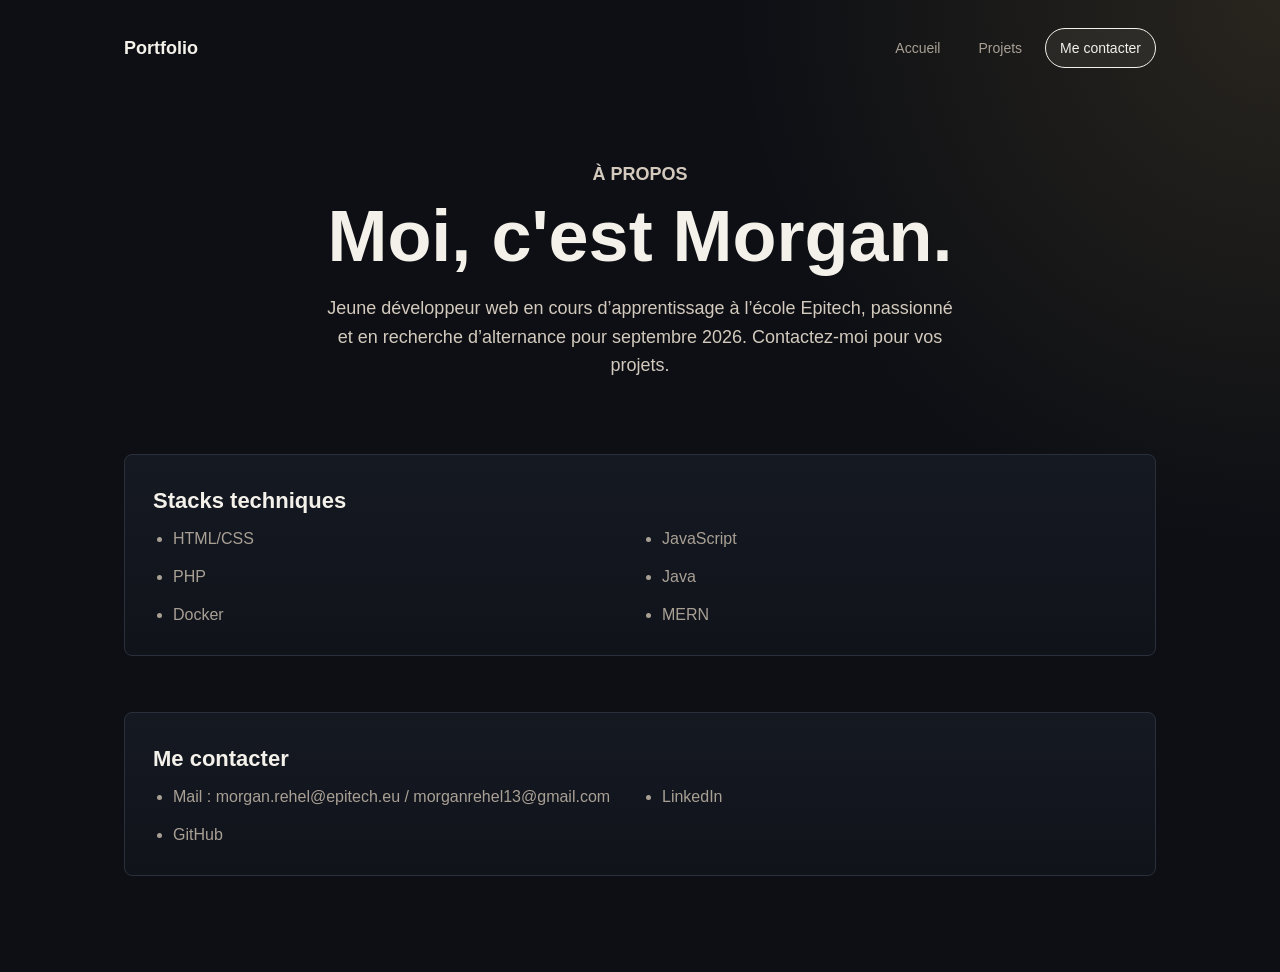
<file: moi.html>
<!DOCTYPE html>
<html lang="fr">
<head>
    <meta charset="UTF-8">
    <meta name="viewport" content="width=device-width, initial-scale=1.0">
    <meta name="description" content="Contactez Morgan Rehel, développeur web en formation à Epitech, en recherche d’alternance pour septembre 2026.">
    <meta name="author" content="Morgan Rehel">
    <meta name="robots" content="index, follow">
    <meta name="theme-color" content="#0d0f14">
    <meta property="og:title" content="Contact - Morgan Rehel">
    <meta property="og:description" content="Profil, stacks techniques et liens de contact de Morgan Rehel, développeur web.">
    <meta property="og:type" content="profile">
    <meta property="og:image" content="https://avatars.githubusercontent.com/u/162042441?v=4">
    <meta property="og:locale" content="fr_FR">
    <meta name="twitter:card" content="summary">
    <meta name="twitter:title" content="Contact - Morgan Rehel">
    <meta name="twitter:description" content="Développeur web en formation à Epitech, disponible pour vos projets et en recherche d’alternance.">
    <meta name="twitter:image" content="https://avatars.githubusercontent.com/u/162042441?v=4">
    <title>Contact - Morgan Rehel</title>
    <link rel="stylesheet" href="styles.css">
    <script src="scripte.js" defer></script>
    <script type="application/ld+json">
        {
            "@context": "https://schema.org",
            "@type": "Person",
            "name": "Morgan Rehel",
            "jobTitle": "Développeur web",
            "email": "mailto:morgan.rehel@epitech.eu",
            "url": "https://github.com/MorganRehel",
            "sameAs": [
                "https://github.com/MorganRehel",
                "https://www.linkedin.com/in/morgan-rehel-9a1b1b1b2/"
            ],
            "knowsAbout": ["HTML", "CSS", "JavaScript", "PHP", "Java", "Docker", "MERN"]
        }
    </script>
</head>
<body>
    <header class="site-header">
        <a class="logo" href="index.html">Portfolio</a>
        <nav class="nav" aria-label="Navigation principale">
            <a href="index.html">Accueil</a>
            <a href="project.html">Projets</a>
            <a class="active" href="moi.html">Me contacter</a>
        </nav>
    </header>

    <main class="page">
        <section class="about">
            <div>
                <p class="eyebrow">À propos</p>
                <h1 class="titremoi">Moi, c'est Morgan.</h1>
                <p>
                Jeune développeur web en cours d’apprentissage à l’école Epitech, passionné et en recherche d’alternance pour septembre 2026. Contactez-moi pour vos projets.
                </p>
            </div>
        </section>

        <section class="skills">
            <h2>Stacks techniques</h2>
            <ul>
                <li>HTML/CSS</li>
                <li>JavaScript</li>
                <li>PHP</li>
                <li>Java</li>
                <li>Docker</li>
                <li>MERN</li>
            </ul>
        </section>
        <section class="skills">
            <h2>Me contacter</h2>
            <ul>
                <li>Mail : morgan.rehel@epitech.eu / morganrehel13@gmail.com</li>
                <li><a href="https://www.linkedin.com/in/morgan-rehel-b851bb397/">LinkedIn</a></li>
                <li><a href="https://github.com/mREHEL">GitHub</a></li>
            </ul>
        </section>
    </main>
</body>
</html>
</file>
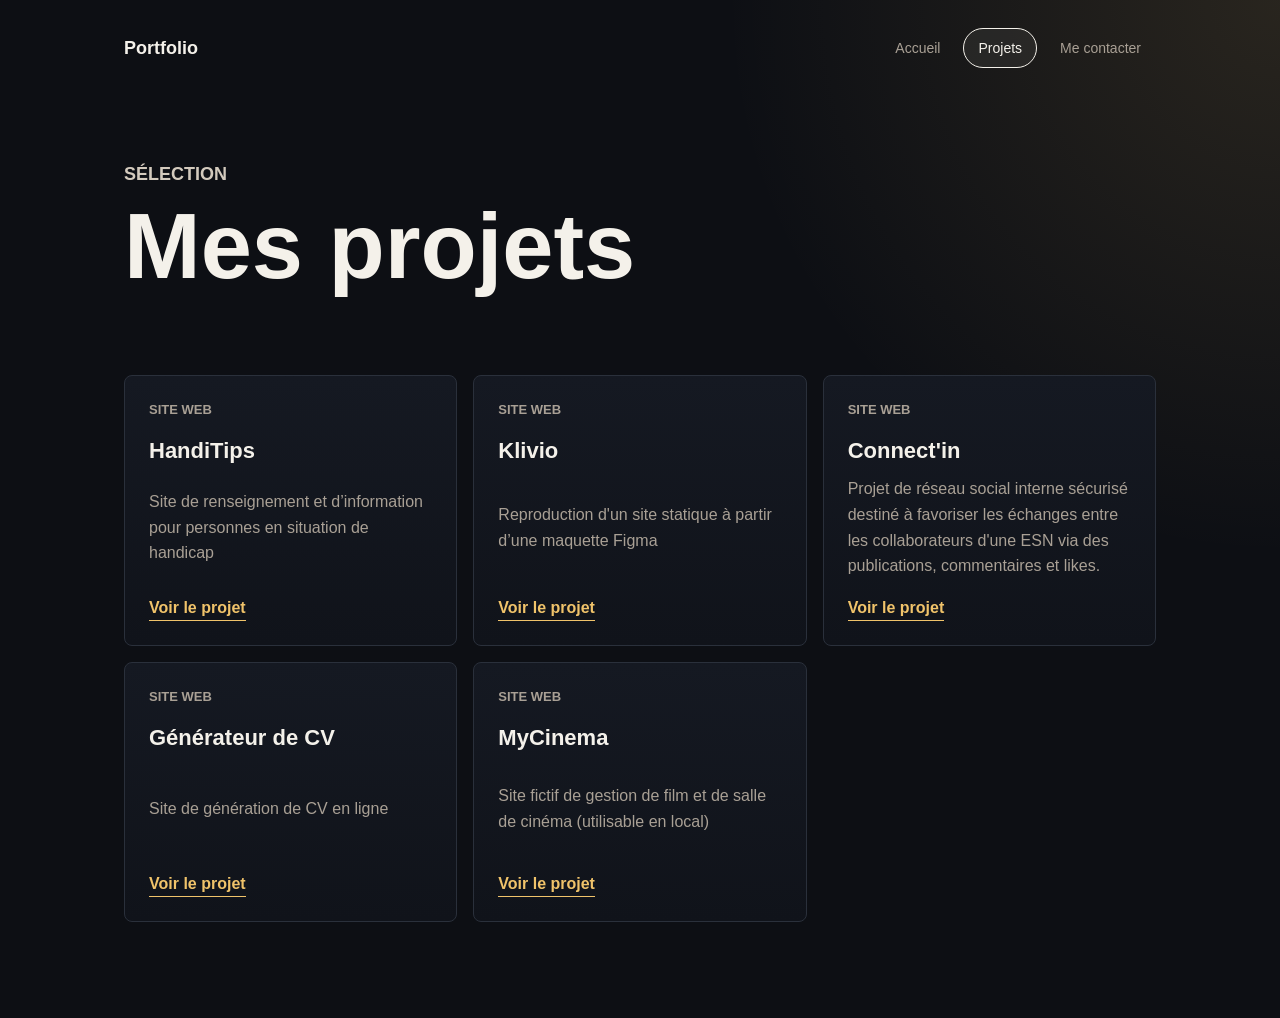
<file: project.html>
<!DOCTYPE html>
<html lang="fr">
<head>
    <meta charset="UTF-8">
    <meta name="viewport" content="width=device-width, initial-scale=1.0">
    <meta name="description" content="Découvrez les projets web de Morgan Rehel : HandiTips, Klivio, Crédit Alison et Connect'in.">
    <meta name="author" content="Morgan Rehel">
    <meta name="robots" content="index, follow">
    <meta name="theme-color" content="#0d0f14">
    <meta property="og:title" content="Projets web - Morgan Rehel">
    <meta property="og:description" content="Sélection de projets réalisés par Morgan Rehel : sites web, intégration, maquettes et réseau social interne.">
    <meta property="og:type" content="website">
    <meta property="og:image" content="https://avatars.githubusercontent.com/u/162042441?v=4">
    <meta property="og:locale" content="fr_FR">
    <meta name="twitter:card" content="summary">
    <meta name="twitter:title" content="Projets web - Morgan Rehel">
    <meta name="twitter:description" content="HandiTips, Klivio, Crédit Alison, Connect'in : découvrez les projets de Morgan Rehel.">
    <meta name="twitter:image" content="https://avatars.githubusercontent.com/u/162042441?v=4">
    <title>Projets web - Morgan Rehel</title>
    <link rel="stylesheet" href="styles.css">
    <script src="scripte.js" defer></script>
</head>
<body>
    <header class="site-header">
        <a class="logo" href="index.html">Portfolio</a>
        <nav class="nav" aria-label="Navigation principale">
            <a href="index.html">Accueil</a>
            <a class="active" href="project.html">Projets</a>
            <a href="moi.html">Me contacter</a>
        </nav>
    </header>

    <main class="page">
        <section class="page-title" aria-labelledby="projects-title">
            <p class="eyebrow">Sélection</p>
            <h1 id="projects-title">Mes projets</h1>
        </section>

        <section class="project-list">
            <article class="project-card">
                <div>
                    <p class="project-type">Site web</p>
                    <h2>HandiTips</h2>
                </div>
                <p>Site de renseignement et d’information pour personnes en situation de handicap</p>
                <a href="https://mrehel.github.io/HandiTips/Handitips/index.html" aria-label="Voir le projet HandiTips">Voir le projet</a>
            </article>

            <article class="project-card">
                <div>
                    <p class="project-type">Site web</p>
                    <h2>Klivio</h2>
                </div>
                <p>Reproduction d'un site statique à partir d’une maquette Figma</p>
                <a href="https://mrehel.github.io/projet-1/" aria-label="Voir le projet Klivio">Voir le projet</a>
            </article>

            <article class="project-card">
                <div>
                    <p class="project-type">Site web</p>
                    <h2>Connect'in</h2>
                </div>
                <p>Projet de réseau social interne sécurisé destiné à favoriser les échanges entre les collaborateurs d'une ESN via des publications, commentaires et likes.</p>
                <a href="https://mrehel.github.io/projet-6-connect-in-/#/" aria-label="Voir le projet">Voir le projet</a>
            </article>

            <article class="project-card">
                <div>
                    <p class="project-type">Site web</p>
                    <h2>Générateur de CV</h2>
                </div>
                <p>Site de génération de CV en ligne</p>
                <a href="https://mrehel.github.io/projet-3-CV-/" aria-label="Voir le projet Crédit Alison">Voir le projet</a>
            </article>

            <article class="project-card">
                <div>
                    <p class="project-type">Site web</p>
                    <h2>MyCinema</h2>
                </div>
                <p>Site fictif de gestion de film et de salle de cinéma (utilisable en local)</p>
                <a href="https://github.com/mREHEL/MyCinema" aria-label="Voir le projet MyCinema">Voir le projet</a>
            </article>

        </section>
    </main>
</body>
</html>
</file>
<file: styles.css>
* {
    box-sizing: border-box;
}

:root {
    --background: #0d0f14;
    --surface: #151922;
    --surface-soft: #10131a;
    --text: #f4f1ea;
    --muted: #a9a095;
    --muted-strong: #d3cabd;
    --border: #2a303b;
    --border-strong: #f4f1ea;
    --accent: #f0c36a;
}

body {
    margin: 0;
    min-height: 100vh;
    color: var(--text);
    background:
        radial-gradient(circle at top right, rgba(240, 195, 106, 0.12), transparent 34%),
        var(--background);
    font-family: Arial, Helvetica, sans-serif;
    line-height: 1.6;
}

a {
    color: inherit;
    text-decoration: none;
}

.site-header {
    display: flex;
    align-items: center;
    justify-content: space-between;
    gap: 24px;
    max-width: 1080px;
    margin: 0 auto;
    padding: 28px 24px;
}

.logo {
    font-size: 18px;
    font-weight: 700;
}

.nav {
    display: flex;
    gap: 8px;
}

.nav a {
    border: 1px solid transparent;
    border-radius: 999px;
    padding: 8px 14px;
    color: var(--muted);
    font-size: 14px;
}

.nav a:hover,
.nav a.active {
    border-color: var(--border-strong);
    color: var(--text);
    background: rgba(244, 241, 234, 0.06);
}

.page {
    width: min(1080px, 100%);
    margin: 0 auto;
    padding: 64px 24px 96px;
}
img {
    border-radius: 50%;
    width: 160px;
    max-width: 45vw;
    height: 160px;
    object-fit: cover;
}

.hero {
    align-items: center;
    display: flex;
    flex-direction: column;
    justify-content: center;
    min-height: calc(100vh - 220px);
    margin: 0 auto;
    max-width: 760px;
    text-align: center;
}

.page-title {
    max-width: 760px;
}

.eyebrow,
.project-type {
    margin: 0 0 12px;
    color: var(--accent);
    font-size: 13px;
    font-weight: 700;
    letter-spacing: 0;
    text-transform: uppercase;
}

h1,
h2,
p {
    margin-top: 0;
}

h1 {
    max-width: 850px;
    margin-bottom: 22px;
    font-size: clamp(42px, 8vw, 92px);
    line-height: 0.98;
}

h2 {
    margin-bottom: 8px;
    font-size: 22px;
}

.intro,
.page-title p,
.about p {
    max-width: 640px;
    color: var(--muted-strong);
    font-size: 18px;
}

.actions {
    display: flex;
    flex-wrap: wrap;
    gap: 12px;
    justify-content: center;
    margin-top: 32px;
}

.button {
    display: inline-flex;
    align-items: center;
    justify-content: center;
    min-height: 44px;
    border: 1px solid var(--border-strong);
    border-radius: 999px;
    padding: 10px 18px;
    font-weight: 700;
}

.button.primary {
    color: #10131a;
    background: var(--text);
}

.button:hover {
    border-color: var(--accent);
    color: var(--accent);
}

.button.primary:hover {
    color: #10131a;
    background: var(--accent);
}

.highlights,
.project-list {
    display: grid;
    grid-template-columns: repeat(3, 1fr);
    gap: 16px;
    margin-top: 84px;
}

.highlights article,
.project-card,
.profile-box,
.skills {
    border: 1px solid var(--border);
    border-radius: 8px;
    background: linear-gradient(180deg, var(--surface), var(--surface-soft));
}

.highlights article {
    padding: 24px;
}

.highlights span {
    display: block;
    margin-bottom: 48px;
    color: var(--muted);
    font-weight: 700;
}

.highlights p,
.project-card p,
.skills li,
.profile-box span {
    color: var(--muted);
}

.project-card {
    position: relative;
    display: flex;
    min-height: 260px;
    overflow: hidden;
    flex-direction: column;
    justify-content: space-between;
    padding: 24px;
    transition:
        transform 0.25s ease,
        border-color 0.25s ease,
        box-shadow 0.25s ease,
        background 0.25s ease;
}

.project-card::before {
    content: "";
    position: absolute;
    inset: 0;
    background: linear-gradient(135deg, rgba(240, 195, 106, 0.18), transparent 45%);
    opacity: 0;
    pointer-events: none;
    transition: opacity 0.25s ease;
}

.project-card:hover {
    transform: translateY(-8px);
    border-color: rgba(240, 195, 106, 0.65);
    box-shadow: 0 18px 45px rgba(0, 0, 0, 0.35);
    background: linear-gradient(180deg, #1a1f2a, var(--surface-soft));
}

.project-card:hover::before {
    opacity: 1;
}

.project-card h2,
.project-card p,
.project-card a,
.project-card div {
    position: relative;
    z-index: 1;
}

.project-card a {
    width: fit-content;
    border-bottom: 1px solid var(--accent);
    color: var(--accent);
    font-weight: 700;
    transition:
        transform 0.25s ease,
        color 0.25s ease,
        border-color 0.25s ease;
}

.project-card a:hover {
    transform: translateX(6px);
    border-color: var(--text);
    color: var(--text);
}

.about {
    display: flex;
    align-items: center;
    justify-content: center;
    text-align: center;
}

.about > div {
    width: min(760px, 100%);
    margin: 0 auto;
}

.about > div p {
    margin-right: auto;
    margin-left: auto;
}

.profile-box {
    padding: 24px;
}

.profile-box p {
    display: flex;
    justify-content: space-between;
    gap: 20px;
    border-bottom: 1px solid var(--border);
    padding-bottom: 16px;
}

.profile-box p:last-child {
    margin-bottom: 0;
    border-bottom: 0;
    padding-bottom: 0;
}

.skills {
    margin-top: 56px;
    padding: 28px;
}

.skills ul {
    display: grid;
    grid-template-columns: repeat(2, 1fr);
    gap: 12px 24px;
    margin: 0;
    padding-left: 20px;
}
.titremoi{
    font-size: clamp(32px, 6vw, 72px);
}

@media (max-width: 760px) {
    .site-header {
        align-items: flex-start;
        flex-direction: column;
    }

    .nav {
        width: 100%;
        overflow-x: auto;
    }

    .page {
        padding-top: 44px;
    }

    h1 {
        font-size: 46px;
    }

    .highlights,
    .project-list,
    .about,
    .skills ul {
        grid-template-columns: 1fr;
    }
}
</file>
